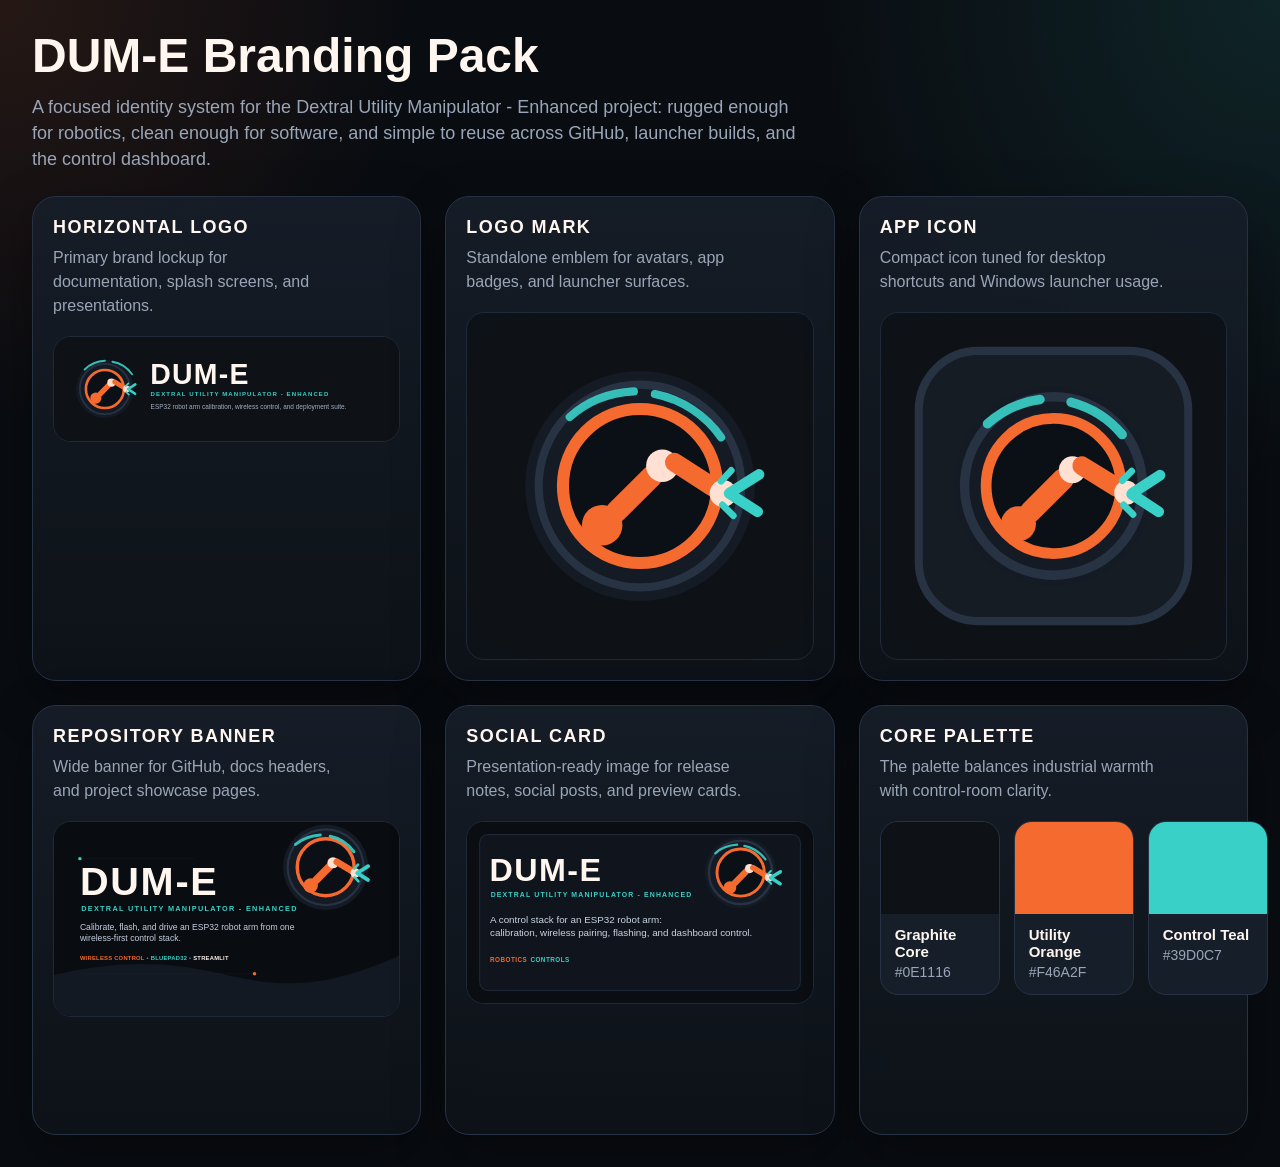
<file: branding/preview.html>
<!doctype html>
<html lang="en">
<head>
  <meta charset="utf-8">
  <meta name="viewport" content="width=device-width, initial-scale=1">
  <title>DUM-E Brand Preview</title>
  <style>
    :root {
      --bg: #090c11;
      --panel: #111720;
      --panel-2: #161e29;
      --line: #273244;
      --ink: #fff6ef;
      --muted: #9aa6b7;
      --orange: #f46a2f;
      --teal: #39d0c7;
    }

    * { box-sizing: border-box; }
    body {
      margin: 0;
      padding: 32px;
      font-family: "Segoe UI", Arial, sans-serif;
      background:
        radial-gradient(circle at top right, rgba(57, 208, 199, 0.12), transparent 28%),
        radial-gradient(circle at top left, rgba(244, 106, 47, 0.12), transparent 24%),
        var(--bg);
      color: var(--ink);
    }

    .wrap {
      max-width: 1440px;
      margin: 0 auto;
      display: grid;
      gap: 24px;
    }

    .hero {
      display: grid;
      gap: 14px;
    }

    .hero h1 {
      margin: 0;
      font-size: 48px;
      line-height: 1;
    }

    .hero p {
      margin: 0;
      color: var(--muted);
      font-size: 18px;
      max-width: 780px;
      line-height: 1.45;
    }

    .grid {
      display: grid;
      grid-template-columns: repeat(auto-fit, minmax(320px, 1fr));
      gap: 24px;
    }

    .card {
      background: linear-gradient(180deg, rgba(22, 30, 41, 0.9), rgba(13, 18, 24, 0.95));
      border: 1px solid var(--line);
      border-radius: 24px;
      padding: 20px;
      box-shadow: 0 18px 50px rgba(0, 0, 0, 0.35);
      min-height: 430px;
    }

    .card h2 {
      margin: 0 0 8px;
      font-size: 18px;
      letter-spacing: 0.08em;
      text-transform: uppercase;
    }

    .card p {
      margin: 0 0 18px;
      color: var(--muted);
      line-height: 1.5;
      max-width: 32ch;
    }

    .asset {
      width: 100%;
      display: block;
      border-radius: 18px;
      background: #0d1218;
      border: 1px solid #1f2937;
      object-fit: contain;
    }

    .palette {
      display: grid;
      grid-template-columns: repeat(4, minmax(120px, 1fr));
      gap: 14px;
    }

    .chip {
      border-radius: 18px;
      overflow: hidden;
      border: 1px solid var(--line);
      background: var(--panel-2);
    }

    .swatch {
      height: 92px;
    }

    .meta {
      padding: 12px 14px 14px;
      font-size: 14px;
      color: var(--muted);
    }

    .meta strong {
      display: block;
      margin-bottom: 4px;
      color: var(--ink);
      font-size: 15px;
    }
  </style>
</head>
<body>
  <main class="wrap">
    <section class="hero">
      <h1>DUM-E Branding Pack</h1>
      <p>A focused identity system for the Dextral Utility Manipulator - Enhanced project: rugged enough for robotics, clean enough for software, and simple to reuse across GitHub, launcher builds, and the control dashboard.</p>
    </section>

    <section class="grid">
      <article class="card">
        <h2>Horizontal Logo</h2>
        <p>Primary brand lockup for documentation, splash screens, and presentations.</p>
        <img class="asset" src="./logo-horizontal.svg" alt="DUM-E horizontal logo">
      </article>
      <article class="card">
        <h2>Logo Mark</h2>
        <p>Standalone emblem for avatars, app badges, and launcher surfaces.</p>
        <img class="asset" src="./logo-mark.svg" alt="DUM-E logo mark">
      </article>
      <article class="card">
        <h2>App Icon</h2>
        <p>Compact icon tuned for desktop shortcuts and Windows launcher usage.</p>
        <img class="asset" src="./icon-app.svg" alt="DUM-E app icon">
      </article>
      <article class="card">
        <h2>Repository Banner</h2>
        <p>Wide banner for GitHub, docs headers, and project showcase pages.</p>
        <img class="asset" src="./banner-repo.svg" alt="DUM-E repository banner">
      </article>
      <article class="card">
        <h2>Social Card</h2>
        <p>Presentation-ready image for release notes, social posts, and preview cards.</p>
        <img class="asset" src="./social-card.svg" alt="DUM-E social card">
      </article>
      <article class="card">
        <h2>Core Palette</h2>
        <p>The palette balances industrial warmth with control-room clarity.</p>
        <div class="palette">
          <div class="chip">
            <div class="swatch" style="background:#0E1116;"></div>
            <div class="meta"><strong>Graphite Core</strong>#0E1116</div>
          </div>
          <div class="chip">
            <div class="swatch" style="background:#F46A2F;"></div>
            <div class="meta"><strong>Utility Orange</strong>#F46A2F</div>
          </div>
          <div class="chip">
            <div class="swatch" style="background:#39D0C7;"></div>
            <div class="meta"><strong>Control Teal</strong>#39D0C7</div>
          </div>
          <div class="chip">
            <div class="swatch" style="background:#FFF6EF;"></div>
            <div class="meta"><strong>Warm Signal</strong>#FFF6EF</div>
          </div>
        </div>
      </article>
    </section>
  </main>
</body>
</html>
</file>
